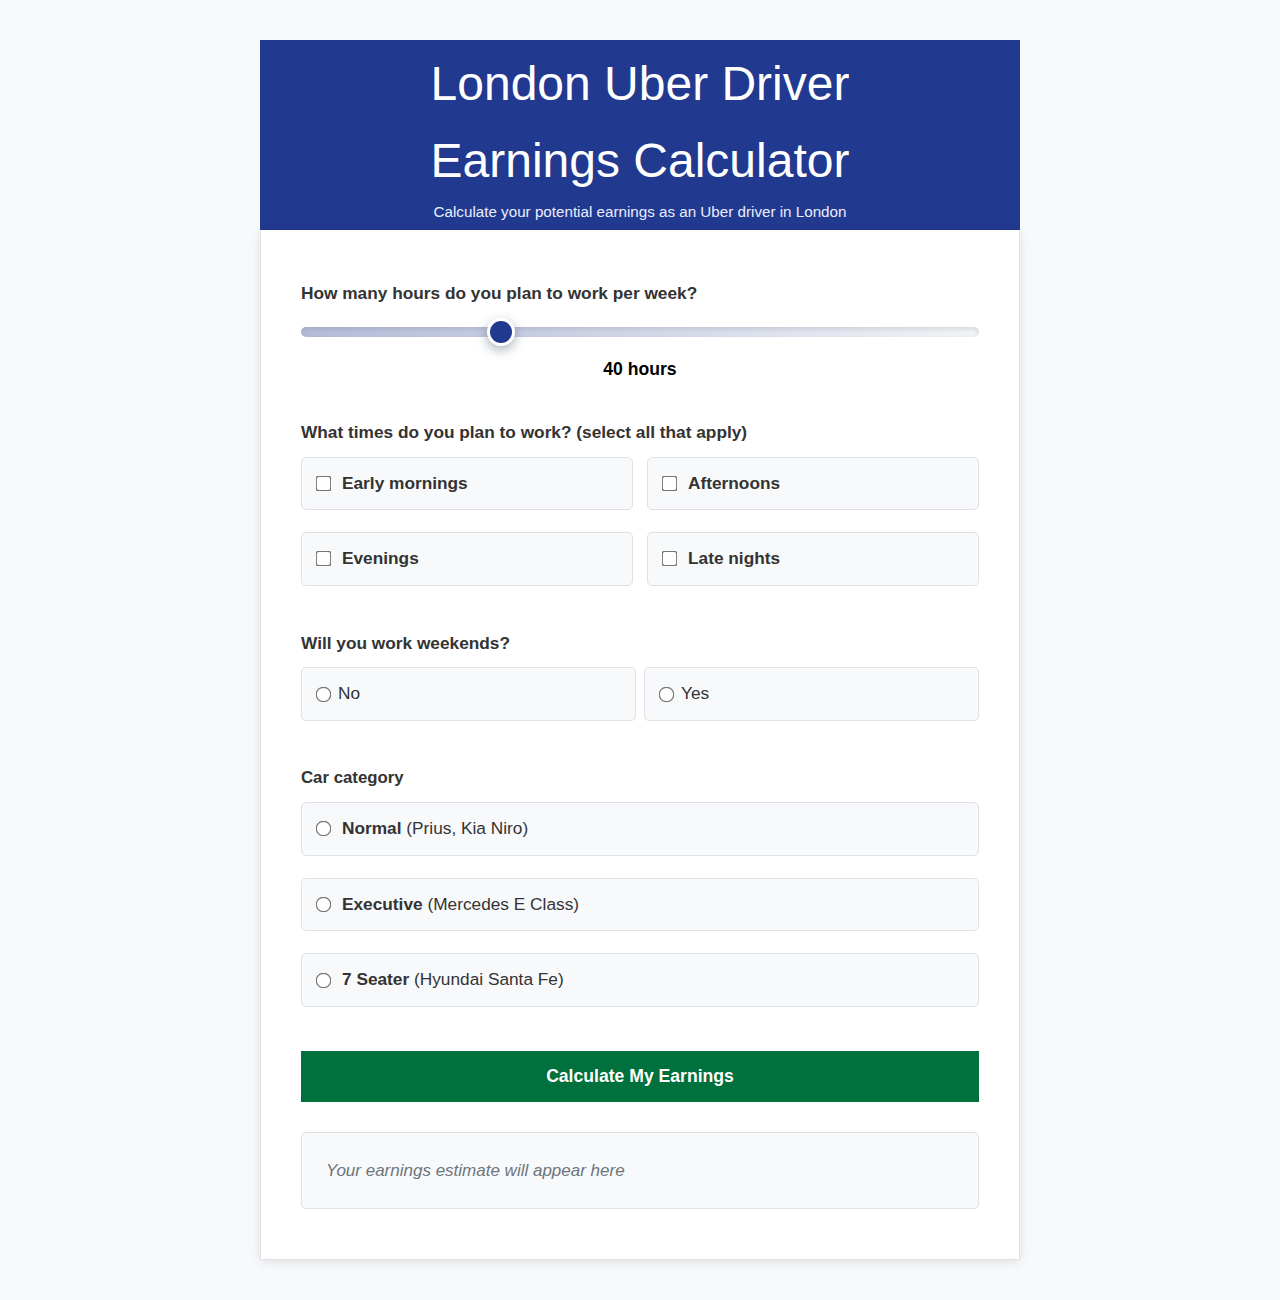
<file: index.html>
<!DOCTYPE html>
<html lang="en">
<head>
    <meta charset="UTF-8">
    <meta name="viewport" content="width=device-width, initial-scale=1.0">
    <title>London Uber Driver Earnings Calculator</title>
    <link rel="stylesheet" href="style.css">
    <link rel="stylesheet" href="https://cdnjs.cloudflare.com/ajax/libs/font-awesome/6.4.0/css/all.min.css">
</head>
<body>
    <div class="container">
        <header>
            <h1>London Uber Driver<br>Earnings Calculator</h1>
            <p>Calculate your potential earnings as an Uber driver in London</p>
        </header>
        
        <main>
            <div class="calculator">
                <form id="earningsForm">
                    <!-- Step 1: Hours Worked -->
                    <div class="input-group">
                        <label for="hours">How many hours do you plan to work per week?</label>
                        <div class="slider-container">
                            <input type="range" id="hours" min="20" max="90" value="40" class="slider">
                            <div class="slider-value" id="hoursValue">40 hours</div>
                        </div>
                    </div>
                    
                    <!-- Step 2: Work Times -->
                    <div class="input-group">
                        <label>What times do you plan to work? <strong>(select all that apply)</strong></label>
                        <div class="checkbox-group">
                            <label class="checkbox-label">
                                <input type="checkbox" id="earlyMorning" value="1.1">
                                <span class="checkmark"></span>
                                Early mornings
                            </label>
                            <label class="checkbox-label">
                                <input type="checkbox" id="afternoon" value="1.0">
                                <span class="checkmark"></span>
                                Afternoons
                            </label>
                            <label class="checkbox-label">
                                <input type="checkbox" id="evening" value="1.0">
                                <span class="checkmark"></span>
                                Evenings
                            </label>
                            <label class="checkbox-label">
                                <input type="checkbox" id="lateNight" value="1.2">
                                <span class="checkmark"></span>
                                Late nights
                            </label>
                        </div>
                    </div>
                    
                    <!-- Step 3: Weekend Work -->
                    <div class="input-group">
                        <label>Will you work weekends?</label>
                        <div class="toggle-group">
                            <label class="toggle-label">
                                <input type="radio" name="weekend" value="no">
                                <span class="toggle-option">No</span>
                            </label>
                            <label class="toggle-label">
                                <input type="radio" name="weekend" value="yes">
                                <span class="toggle-option">Yes</span>
                            </label>
                        </div>
                    </div>
                    
                    <!-- Step 4: Car Category -->
                    <div class="input-group">
                        <label>Car category</label>
                        <div class="radio-group">
                            <label class="radio-label">
                                <input type="radio" name="carCategory" value="normal">
                                <span class="radio-option">
                                    <strong>Normal</strong> (Prius, Kia Niro)
                                </span>
                            </label>
                            <label class="radio-label">
                                <input type="radio" name="carCategory" value="executive">
                                <span class="radio-option">
                                    <strong>Executive</strong> (Mercedes E Class)
                                </span>
                            </label>
                            <label class="radio-label">
                                <input type="radio" name="carCategory" value="seater">
                                <span class="radio-option">
                                    <strong>7 Seater</strong> (Hyundai Santa Fe)
                                </span>
                            </label>
                        </div>
                    </div>
                    
                    <button type="submit" class="estimate-btn">Calculate My Earnings</button>
                </form>
                
                <div class="result-area" id="resultArea">
                    <p>Your earnings estimate will appear here</p>
                </div>
            </div>
        </main>
    </div>
    
    <script src="script.js"></script>
</body>
</html>
</file>
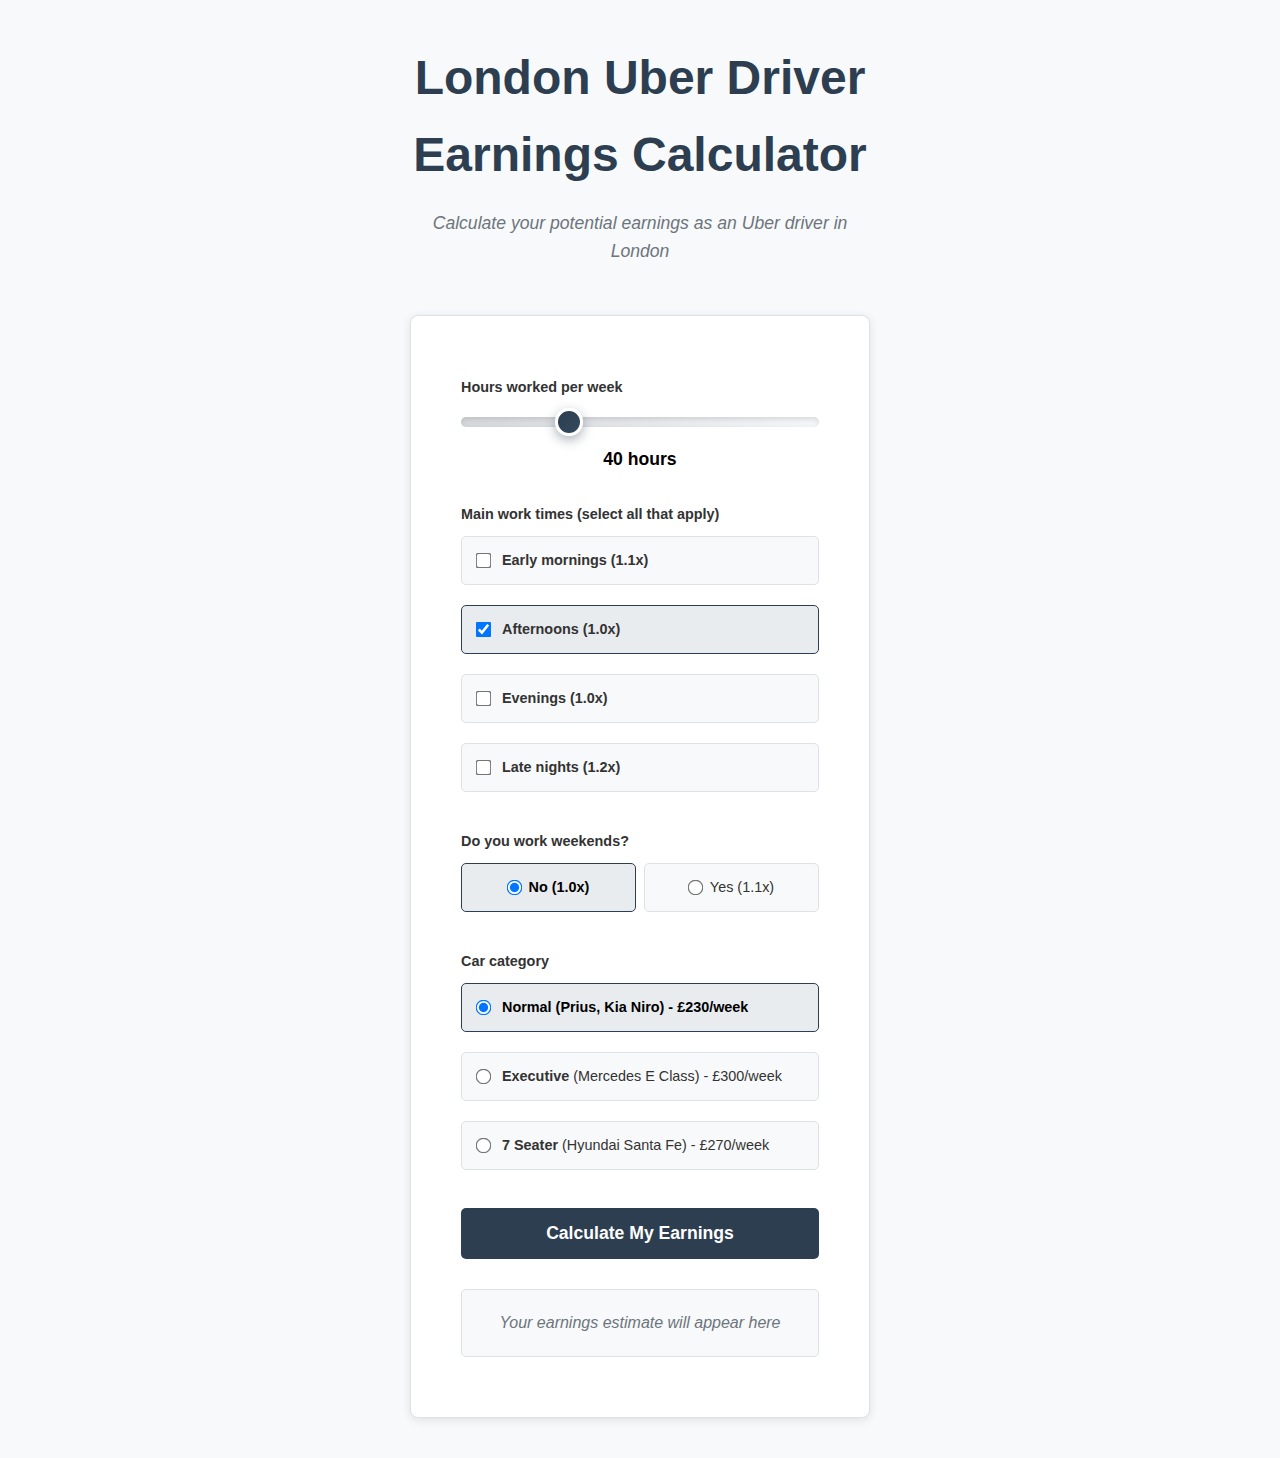
<file: uber-app.html>
<!DOCTYPE html>
<html lang="en">
<head>
    <meta charset="UTF-8">
    <meta name="viewport" content="width=device-width, initial-scale=1.0">
    <title>London Uber Driver Earnings Calculator</title>
    <link rel="stylesheet" href="uber-style.css">
</head>
<body>
    <div class="container">
        <header>
            <h1>London Uber Driver Earnings Calculator</h1>
            <p>Calculate your potential earnings as an Uber driver in London</p>
        </header>
        
        <main>
            <div class="calculator">
                <form id="earningsForm">
                    <!-- Step 1: Hours Worked -->
                    <div class="input-group">
                        <label for="hours">Hours worked per week</label>
                        <div class="slider-container">
                            <input type="range" id="hours" min="20" max="90" value="40" class="slider">
                            <div class="slider-value" id="hoursValue">40 hours</div>
                        </div>
                    </div>
                    
                    <!-- Step 2: Work Times -->
                    <div class="input-group">
                        <label>Main work times (select all that apply)</label>
                        <div class="checkbox-group">
                            <label class="checkbox-label">
                                <input type="checkbox" id="earlyMorning" value="1.1">
                                <span class="checkmark"></span>
                                Early mornings (1.1x)
                            </label>
                            <label class="checkbox-label">
                                <input type="checkbox" id="afternoon" value="1.0" checked>
                                <span class="checkmark"></span>
                                Afternoons (1.0x)
                            </label>
                            <label class="checkbox-label">
                                <input type="checkbox" id="evening" value="1.0">
                                <span class="checkmark"></span>
                                Evenings (1.0x)
                            </label>
                            <label class="checkbox-label">
                                <input type="checkbox" id="lateNight" value="1.2">
                                <span class="checkmark"></span>
                                Late nights (1.2x)
                            </label>
                        </div>
                    </div>
                    
                    <!-- Step 3: Weekend Work -->
                    <div class="input-group">
                        <label>Do you work weekends?</label>
                        <div class="toggle-group">
                            <label class="toggle-label">
                                <input type="radio" name="weekend" value="no" checked>
                                <span class="toggle-option">No (1.0x)</span>
                            </label>
                            <label class="toggle-label">
                                <input type="radio" name="weekend" value="yes">
                                <span class="toggle-option">Yes (1.1x)</span>
                            </label>
                        </div>
                    </div>
                    
                    <!-- Step 4: Car Category -->
                    <div class="input-group">
                        <label>Car category</label>
                        <div class="radio-group">
                            <label class="radio-label">
                                <input type="radio" name="carCategory" value="normal" checked>
                                <span class="radio-option">
                                    <strong>Normal</strong> (Prius, Kia Niro) - £230/week
                                </span>
                            </label>
                            <label class="radio-label">
                                <input type="radio" name="carCategory" value="executive">
                                <span class="radio-option">
                                    <strong>Executive</strong> (Mercedes E Class) - £300/week
                                </span>
                            </label>
                            <label class="radio-label">
                                <input type="radio" name="carCategory" value="seater">
                                <span class="radio-option">
                                    <strong>7 Seater</strong> (Hyundai Santa Fe) - £270/week
                                </span>
                            </label>
                        </div>
                    </div>
                    
                    <button type="submit" class="estimate-btn">Calculate My Earnings</button>
                </form>
                
                <div class="result-area" id="resultArea">
                    <p>Your earnings estimate will appear here</p>
                </div>
            </div>
        </main>
    </div>
    
    <script src="uber-main.js"></script>
</body>
</html>
</file>
<file: style.css>
/* Reset and base styles */
* {
    margin: 0;
    padding: 0;
    box-sizing: border-box;
}

body {
    font-family: -apple-system, BlinkMacSystemFont, 'Segoe UI', Roboto, Oxygen, Ubuntu, Cantarell, sans-serif;
    line-height: 1.6;
    color: #333;
    background: #f8f9fa;
    min-height: 100vh;
    display: flex;
    align-items: center;
    justify-content: center;
    padding: 20px 0;
}

.container {
    width: 100%;
    max-width: 500px;
    margin: 0 auto;
    padding: 20px;
}

header {
    text-align: center;
    margin-bottom: 0;
    background: #21398F;
    color: #fff;
    padding: 6px 12px;
    border-radius: 0;
}

header p {
    color: #E9EEFF;
    font-size: 0.95rem;
    font-weight: 300;
    margin-top: 0;
    position: relative;
}

h1 {
    color: #ffffff;
    font-size: 0.7rem;
    font-weight: 300;
    font-family: 'Segoe UI', Roboto, -apple-system, BlinkMacSystemFont, Oxygen, Ubuntu, Cantarell, sans-serif;
    margin-bottom: 0;
}

.calculator {
    background: white;
    padding: 40px 30px;
    border-radius: 0;
    box-shadow: 0 2px 10px rgba(0,0,0,0.1);
    border: 1px solid #dee2e6;
    border-top: none;
}

.input-group {
    margin-bottom: 36px;
}

label {
    display: block;
    margin-bottom: 8px;
    font-weight: 600;
    color: #333;
    font-size: 1.08rem;
}

/* Slightly larger label for Car category only */
.input-group label + .radio-group {
    /* no-op to anchor selector scope */
}
.input-group label + .radio-group,
.input-group:has(.radio-group) > label {
    font-size: 1.05rem;
}

input[type="text"] {
    width: 100%;
    padding: 18px 20px;
    border: 2px solid #e1e1e1;
    border-radius: 12px;
    font-size: 1rem;
    transition: all 0.3s ease;
    background-color: #fafafa;
}

input[type="text"]:focus {
    outline: none;
    border-color: #000;
    background-color: white;
    box-shadow: 0 0 0 3px rgba(0,0,0,0.1);
    transform: translateY(-1px);
}

input[type="text"]:hover {
    border-color: #ccc;
    background-color: white;
}

.estimate-btn {
    width: 100%;
    background: #00703C;
    color: white;
    border: none;
    padding: 15px;
    border-radius: 0;
    font-size: 1.1rem;
    font-weight: 600;
    cursor: pointer;
    margin-bottom: 30px;
}

.estimate-btn:hover {
    background: #005c32;
}

.result-area {
    background: #f8f9fa;
    padding: 24px;
    border-radius: 5px;
    text-align: left;
    border: 1px solid #dee2e6;
}

.result-area p {
    color: #6c757d;
    font-style: italic;
    margin: 0;
}

.result-area div {
    margin-bottom: 10px;
}

.result-area div:last-child {
    margin-bottom: 0;
}

/* Slider Styles */
.slider-container {
    position: relative;
    margin-top: 10px;
}

.slider {
    width: 100%;
    height: 10px;
    border-radius: 10px;
    background: linear-gradient(135deg, rgba(33,57,143,0.35) 0%, rgba(233,236,239,0.6) 100%);
    outline: none;
    -webkit-appearance: none;
    appearance: none;
    box-shadow: inset 0 2px 4px rgba(108,117,125,0.2);
}

.slider::-webkit-slider-thumb {
    -webkit-appearance: none;
    appearance: none;
    width: 28px;
    height: 28px;
    border-radius: 50%;
    background: #21398F;
    cursor: pointer;
    box-shadow: 0 4px 12px rgba(44,62,80,0.4);
    transition: all 0.3s ease;
    border: 3px solid white;
}

.slider::-webkit-slider-thumb:hover {
    background: #1b2f78;
}

.slider::-moz-range-thumb {
    width: 24px;
    height: 24px;
    border-radius: 50%;
    background: #21398F;
    cursor: pointer;
    border: none;
    box-shadow: 0 2px 6px rgba(0,0,0,0.2);
}

.slider-value {
    text-align: center;
    font-weight: 600;
    color: #000;
    margin-top: 10px;
    font-size: 1.1rem;
}

/* Checkbox and Radio Button Styles */
.radio-group, .toggle-group {
    display: flex;
    flex-direction: column;
    gap: 14px;
    margin-top: 10px;
}

/* Work times 2x2 grid layout - ALWAYS */
.checkbox-group {
    display: grid;
    grid-template-columns: 1fr 1fr;
    gap: 14px;
    margin-top: 10px;
}

.checkbox-label, .radio-label, .toggle-label {
    display: flex;
    align-items: center;
    cursor: pointer;
    padding: 12px 15px;
    border: 1px solid #dee2e6;
    border-radius: 5px;
    background: #f8f9fa;
    margin-bottom: 8px;
}

.checkbox-label:hover, .radio-label:hover, .toggle-label:hover {
    background: #e9ecef;
}

.checkbox-label input, .radio-label input, .toggle-label input {
    margin-right: 12px;
    transform: scale(1.2);
}

.checkbox-label input:checked + .checkmark,
.radio-label input:checked + .radio-option,
.toggle-label input:checked + .toggle-option {
    color: #000;
    font-weight: 600;
}

.checkbox-label:has(input:checked),
.radio-label:has(input:checked),
.toggle-label:has(input:checked) {
    border-color: #2c3e50;
    background: #e9ecef;
}

.checkmark {
    font-weight: 500;
}

.radio-option, .toggle-option {
    font-weight: 500;
}

/* Toggle group specific styling */
.toggle-group {
    flex-direction: row;
    gap: 8px;
}

.toggle-label {
    flex: 1;
    text-align: left;
    justify-content: flex-start;
}

.toggle-label input {
    margin-right: 8px;
}

/* Share Button Styles */
.share-btn {
    padding: 12px 16px;
    border: none;
    border-radius: 8px;
    font-weight: 600;
    cursor: pointer;
    font-size: 0;
    min-width: 50px;
    margin: 5px;
    transition: all 0.3s ease;
    display: flex;
    align-items: center;
    justify-content: center;
    position: relative;
}

.share-btn i {
    font-size: 1.2rem;
}

.whatsapp-btn {
    background: #25D366;
    color: white;
}

.whatsapp-btn:hover {
    background: #128C7E;
}


.email-btn {
    background: #21398F;
    color: white;
}

.email-btn:hover {
    background: #1b2f78;
}

.copy-btn {
    background: #6c757d;
    color: white;
}

.copy-btn:hover {
    background: #495057;
}

/* Mobile-first responsive design */
@media (min-width: 768px) {
    .container {
        max-width: 500px;
    }
    
    h1 {
        font-size: 3rem;
    }
    
    .calculator {
        padding: 60px 50px;
    }
}

/* Laptop/desktop: same layout, just larger scale */
@media (min-width: 1024px) {
    .container {
        max-width: 800px; /* wider but still centered */
    }
    body {
        font-size: 17px; /* subtle up-scale without changing layout */
    }
    .calculator {
        padding: 50px 40px; /* proportionally larger spacing */
    }
    .result-area {
        padding: 24px; /* slightly larger padding for readability */
    }
}

@media (max-width: 480px) {
    .container {
        padding: 15px;
    }
    
    .calculator {
        padding: 30px 25px;
    }
    
    h1 {
        font-size: 2rem;
    }
    
    .share-btn {
        min-width: 50px;
        padding: 10px 12px;
    }
    
    .share-btn i {
        font-size: 1.1rem;
    }
    
    .checkbox-group, .radio-group {
        gap: 8px;
    }
    
    .checkbox-label, .radio-label, .toggle-label {
        padding: 10px 12px;
        font-size: 0.9rem;
    }

    /* Center net block text on mobile and equalize spacing */
    .net-block {
        text-align: center !important;
    }
    .net-block .net-weekly,
    .net-block .net-hourly,
    .net-block .net-monthly {
        display: flex !important;
        justify-content: space-between !important;
        align-items: baseline !important;
        margin-bottom: 6px !important;
    }
    .net-block .net-monthly {
        margin-bottom: 0 !important;
    }
}
</file>
<file: uber-style.css>
/* Reset and base styles */
* {
    margin: 0;
    padding: 0;
    box-sizing: border-box;
}

body {
    font-family: -apple-system, BlinkMacSystemFont, 'Segoe UI', Roboto, Oxygen, Ubuntu, Cantarell, sans-serif;
    line-height: 1.6;
    color: #333;
    background: #f8f9fa;
    min-height: 100vh;
    display: flex;
    align-items: center;
    justify-content: center;
    padding: 20px 0;
}

.container {
    width: 100%;
    max-width: 500px;
    margin: 0 auto;
    padding: 20px;
}

header {
    text-align: center;
    margin-bottom: 50px;
}

header p {
    color: #6c757d;
    font-style: italic;
    font-size: 1.1rem;
    margin-top: 10px;
    position: relative;
}

h1 {
    color: #2c3e50;
    font-size: 2.5rem;
    font-weight: 700;
    margin-bottom: 15px;
}

.calculator {
    background: white;
    padding: 40px 30px;
    border-radius: 8px;
    box-shadow: 0 2px 10px rgba(0,0,0,0.1);
    border: 1px solid #dee2e6;
}

.input-group {
    margin-bottom: 30px;
}

label {
    display: block;
    margin-bottom: 8px;
    font-weight: 600;
    color: #333;
    font-size: 0.9rem;
}

input[type="text"] {
    width: 100%;
    padding: 18px 20px;
    border: 2px solid #e1e1e1;
    border-radius: 12px;
    font-size: 1rem;
    transition: all 0.3s ease;
    background-color: #fafafa;
}

input[type="text"]:focus {
    outline: none;
    border-color: #000;
    background-color: white;
    box-shadow: 0 0 0 3px rgba(0,0,0,0.1);
    transform: translateY(-1px);
}

input[type="text"]:hover {
    border-color: #ccc;
    background-color: white;
}

.estimate-btn {
    width: 100%;
    background: #2c3e50;
    color: white;
    border: none;
    padding: 15px;
    border-radius: 5px;
    font-size: 1.1rem;
    font-weight: 600;
    cursor: pointer;
    margin-bottom: 30px;
}

.estimate-btn:hover {
    background: #34495e;
}

.result-area {
    background: #f8f9fa;
    padding: 20px;
    border-radius: 5px;
    text-align: center;
    border: 1px solid #dee2e6;
}

.result-area p {
    color: #6c757d;
    font-style: italic;
    margin: 0;
}

.result-area div {
    margin-bottom: 10px;
}

.result-area div:last-child {
    margin-bottom: 0;
}

/* Slider Styles */
.slider-container {
    position: relative;
    margin-top: 10px;
}

.slider {
    width: 100%;
    height: 10px;
    border-radius: 10px;
    background: linear-gradient(135deg, rgba(108,117,125,0.3) 0%, rgba(233,236,239,0.5) 100%);
    outline: none;
    -webkit-appearance: none;
    appearance: none;
    box-shadow: inset 0 2px 4px rgba(108,117,125,0.2);
}

.slider::-webkit-slider-thumb {
    -webkit-appearance: none;
    appearance: none;
    width: 28px;
    height: 28px;
    border-radius: 50%;
    background: linear-gradient(135deg, #2c3e50 0%, #34495e 100%);
    cursor: pointer;
    box-shadow: 0 4px 12px rgba(44,62,80,0.4);
    transition: all 0.3s ease;
    border: 3px solid white;
}

.slider::-webkit-slider-thumb:hover {
    background: #34495e;
}

.slider::-moz-range-thumb {
    width: 24px;
    height: 24px;
    border-radius: 50%;
    background: #000;
    cursor: pointer;
    border: none;
    box-shadow: 0 2px 6px rgba(0,0,0,0.2);
}

.slider-value {
    text-align: center;
    font-weight: 600;
    color: #000;
    margin-top: 10px;
    font-size: 1.1rem;
}

/* Checkbox and Radio Button Styles */
.checkbox-group, .radio-group, .toggle-group {
    display: flex;
    flex-direction: column;
    gap: 12px;
    margin-top: 10px;
}

.checkbox-label, .radio-label, .toggle-label {
    display: flex;
    align-items: center;
    cursor: pointer;
    padding: 12px 15px;
    border: 1px solid #dee2e6;
    border-radius: 5px;
    background: #f8f9fa;
    margin-bottom: 8px;
}

.checkbox-label:hover, .radio-label:hover, .toggle-label:hover {
    background: #e9ecef;
}

.checkbox-label input, .radio-label input, .toggle-label input {
    margin-right: 12px;
    transform: scale(1.2);
}

.checkbox-label input:checked + .checkmark,
.radio-label input:checked + .radio-option,
.toggle-label input:checked + .toggle-option {
    color: #000;
    font-weight: 600;
}

.checkbox-label:has(input:checked),
.radio-label:has(input:checked),
.toggle-label:has(input:checked) {
    border-color: #2c3e50;
    background: #e9ecef;
}

.checkmark {
    font-weight: 500;
}

.radio-option, .toggle-option {
    font-weight: 500;
}

/* Toggle group specific styling */
.toggle-group {
    flex-direction: row;
    gap: 8px;
}

.toggle-label {
    flex: 1;
    text-align: center;
    justify-content: center;
}

.toggle-label input {
    margin-right: 8px;
}

/* Share Button Styles */
.share-btn {
    padding: 10px 20px;
    border: none;
    border-radius: 5px;
    font-weight: 600;
    cursor: pointer;
    font-size: 0.9rem;
    min-width: 120px;
    margin: 5px;
}

.whatsapp-btn {
    background: #25D366;
    color: white;
}

.whatsapp-btn:hover {
    background: #128C7E;
}

.email-btn {
    background: #007bff;
    color: white;
}

.email-btn:hover {
    background: #0056b3;
}

.copy-btn {
    background: #6c757d;
    color: white;
}

.copy-btn:hover {
    background: #495057;
}

/* Mobile-first responsive design */
@media (min-width: 768px) {
    .container {
        max-width: 500px;
    }
    
    h1 {
        font-size: 3rem;
    }
    
    .calculator {
        padding: 60px 50px;
    }
}

@media (max-width: 480px) {
    .container {
        padding: 15px;
    }
    
    .calculator {
        padding: 30px 25px;
    }
    
    h1 {
        font-size: 2rem;
    }
    
    .share-btn {
        min-width: 100px;
        padding: 10px 16px;
        font-size: 0.8rem;
    }
    
    .checkbox-group, .radio-group {
        gap: 8px;
    }
    
    .checkbox-label, .radio-label, .toggle-label {
        padding: 10px 12px;
        font-size: 0.9rem;
    }
}
</file>
